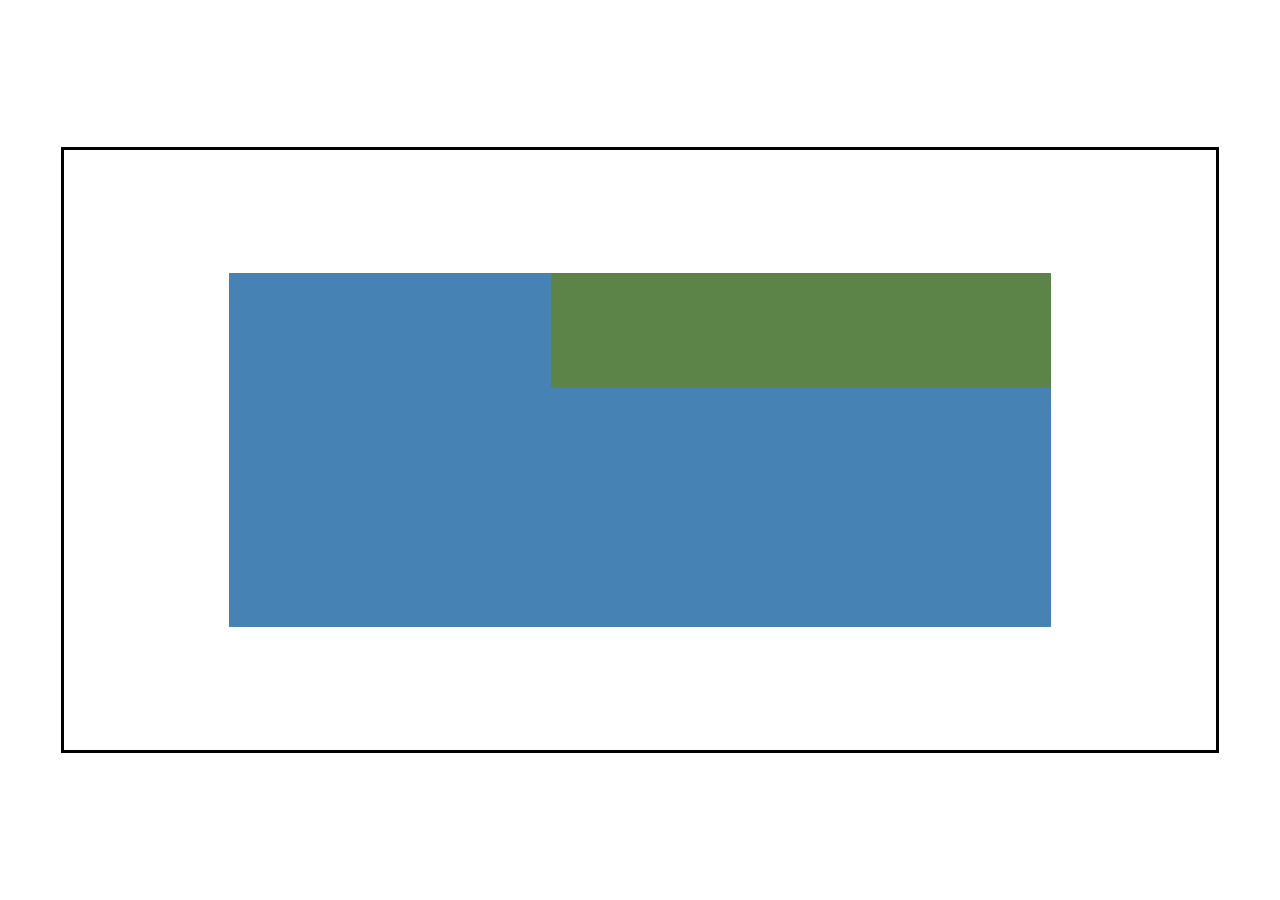
<file: index.html>
<!DOCTYPE html>
<html lang="es">
<head>
    <meta charset="UTF-8">
    <meta http-equiv="X-UA-Compatible" content="IE=edge">
    <meta name="viewport" content="width=device-width, initial-scale=1.0">
    <title>Subgrid</title>
    <link rel="stylesheet" href="estilos.css">
</head>
<body>
    
    <section class="grid">
        <div class="item item-1">
            <div class="child">
                <div class="image"></div>
            </div>
        </div>
       
    </section>

</body>
</html>
</file>
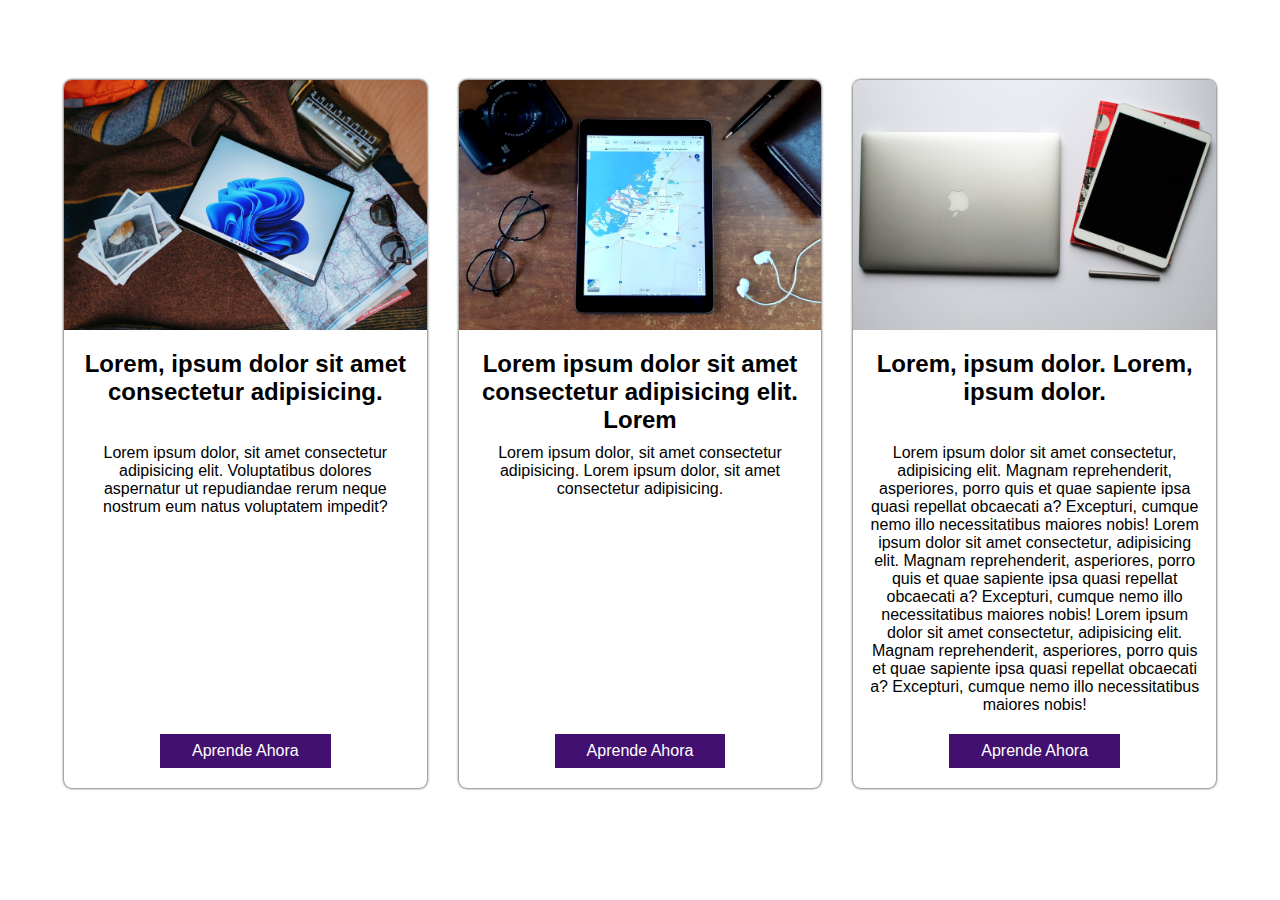
<file: cards/index.html>
<!DOCTYPE html>
<html lang="es">

<head>
    <meta charset="UTF-8">
    <meta http-equiv="X-UA-Compatible" content="IE=edge">
    <meta name="viewport" content="width=device-width, initial-scale=1.0">
    <title>Cards</title>
    <link rel="stylesheet" href="estilos.css">
</head>

<body>

    <main class="grid">

        <div class="card">
            <div class="card__img"></div>

            <h2 class="card__title">Lorem, ipsum dolor sit amet consectetur adipisicing.</h2>
            <p class="card__paragraph">Lorem ipsum dolor, sit amet consectetur adipisicing elit. Voluptatibus dolores
                aspernatur ut repudiandae rerum neque nostrum eum natus voluptatem impedit?</p>
            <a href="#" class="card__cta">Aprende Ahora</a>
        </div>
        <div class="card">
            <div class="card__img"></div>

            <h2 class="card__title">Lorem ipsum dolor sit amet consectetur adipisicing elit. Lorem</h2>
            <p class="card__paragraph">Lorem ipsum dolor, sit amet consectetur adipisicing. Lorem ipsum dolor, sit amet consectetur adipisicing.</p>
            <a href="#" class="card__cta">Aprende Ahora</a>
        </div>
        <div class="card">
            <div class="card__img"></div>


            <h2 class="card__title">Lorem, ipsum dolor. Lorem, ipsum dolor.</h2>
            <p class="card__paragraph">Lorem ipsum dolor sit amet consectetur, adipisicing elit. Magnam reprehenderit,
                asperiores, porro quis et quae sapiente ipsa quasi repellat obcaecati a? Excepturi, cumque nemo illo
                necessitatibus maiores nobis! Lorem ipsum dolor sit amet consectetur, adipisicing elit. Magnam reprehenderit,
                asperiores, porro quis et quae sapiente ipsa quasi repellat obcaecati a? Excepturi, cumque nemo illo
                necessitatibus maiores nobis! Lorem ipsum dolor sit amet consectetur, adipisicing elit. Magnam reprehenderit,
                asperiores, porro quis et quae sapiente ipsa quasi repellat obcaecati a? Excepturi, cumque nemo illo
                necessitatibus maiores nobis!</p>
            <a href="#" class="card__cta">Aprende Ahora</a>
        </div>

    </main>

</body>

</html>
</file>
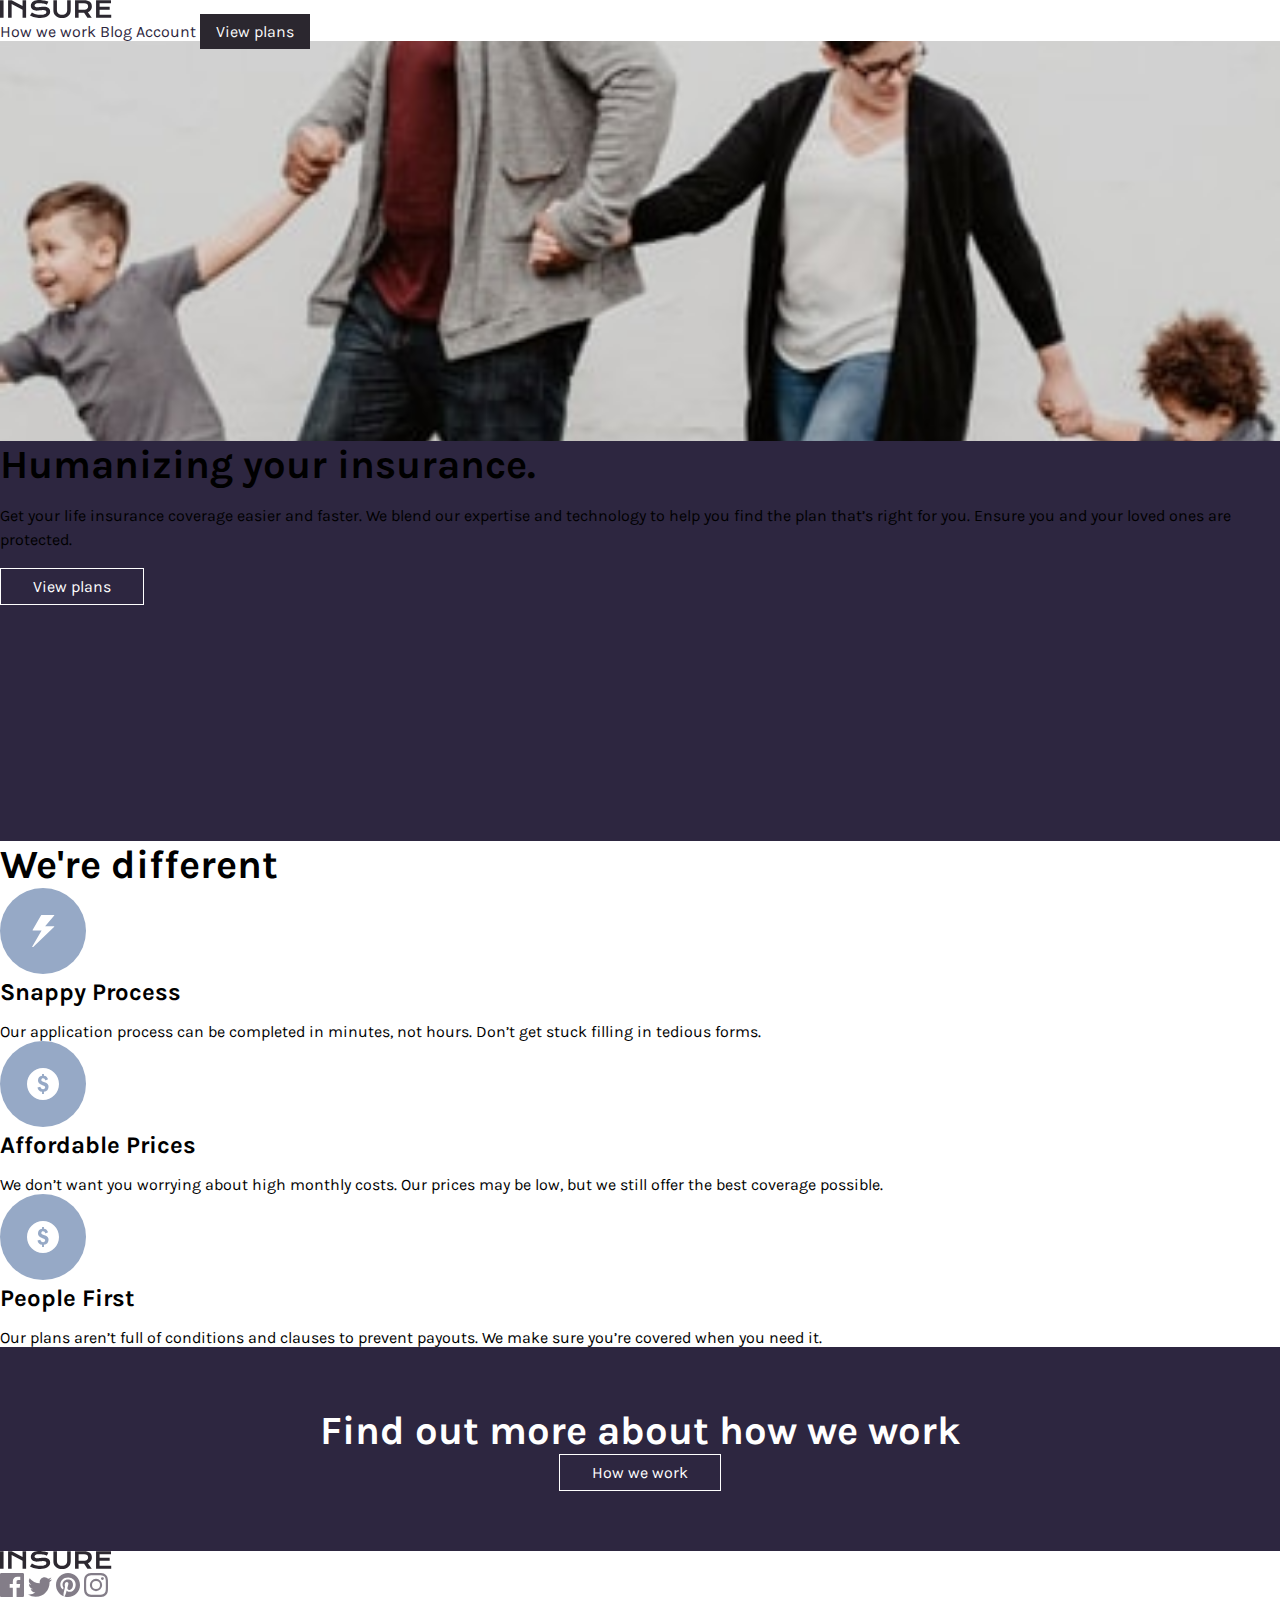
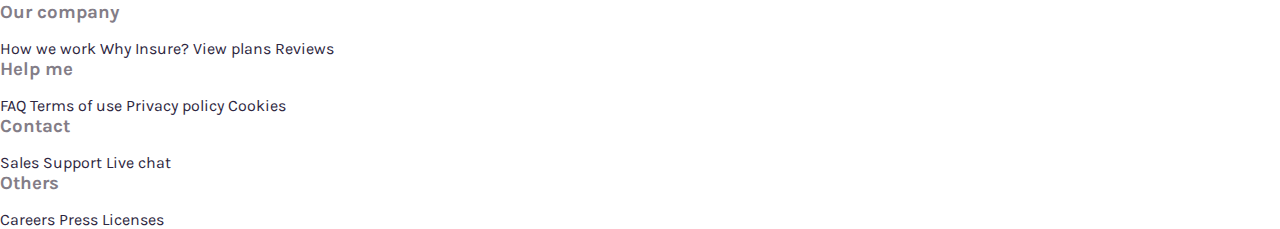
<file: insure-landing-page-master/index.html>
<!DOCTYPE html>
<html lang="en">

<head>
  <meta charset="UTF-8">
  <meta name="viewport" content="width=device-width, initial-scale=1.0">
  <link rel="icon" type="image/png" sizes="32x32" href="./images/favicon-32x32.png">
  <title>Subgrid</title>
  <link rel="stylesheet" href="css/style.css">
  <link rel="preconnect" href="https://fonts.googleapis.com">
  <link rel="preconnect" href="https://fonts.gstatic.com" crossorigin>
  <link href="https://fonts.googleapis.com/css2?family=DM+Serif+Display&family=Karla:wght@400;700&display=swap"
    rel="stylesheet">
</head>

<body>

  <div class="grid-main">
    <nav class="nav">
      <figure class="nav__logo">
        <img src="images/logo.svg" class="nav__img">
      </figure>

      <div class="nav__links">
        <a href="#" class="nav__link">How we work</a>
        <a href="#" class="nav__link">Blog</a>
        <a href="#" class="nav__link">Account</a>
        <a href="#" class="nav__link nav__link--cta">View plans</a>
      </div>

      <img src="images/icon-hamburger.svg" class="nav__hamburguer">
    </nav>

    <header class="hero">
      <div class="hero__bg"></div>

      <section class="hero__content">
        <div class="hero__texts">
          <h2 class="hero__title"> Humanizing your insurance.</h2>
          <p class="hero__paragraph">Get your life insurance coverage easier and faster. We blend our expertise
            and technology to help you find the plan that’s right for you. Ensure you
            and your loved ones are protected.</p>
          <a href="#" class="cta">View plans</a>
        </div>
      </section>
    </header>


    <main class="main">
      <section class="main__content">
        <h2 class="main__title">We're different</h2>

        <div class="main__services">
          <div class="main__service">
            <img src="images/icon-snappy-process.svg" class="main__icon">
            <h3 class="main__name">Snappy Process</h3>
            <p class="main__copy"> Our application process can be completed in minutes, not hours. Don’t get
              stuck filling in tedious forms.</p>
          </div>

          <div class="main__service">
            <img src="images/icon-affordable-prices.svg" class="main__icon">
            <h3 class="main__name">Affordable Prices</h3>
            <p class="main__copy"> We don’t want you worrying about high monthly costs. Our prices may be low,
              but we still offer the best coverage possible.</p>
          </div>

          <div class="main__service">
            <img src="images/icon-affordable-prices.svg" class="main__icon">
            <h3 class="main__name">People First</h3>
            <p class="main__copy"> Our plans aren’t full of conditions and clauses to prevent payouts. We make
              sure you’re covered when you need it.</p>
          </div>
        </div>

        <section class="find">
          <h2 class="find__title">Find out more about how we work</h2>
          <a href="#" class="cta cta--find"> How we work</a>
        </section>
      </section>
    </main>

    <footer class="footer">
      <section class="footer__container">
        <div class="footer__brand">
          <img src="images/logo.svg" class="footer__logo">

          <div class="footer__social">
            <a href="#" class="footer__socialmedia"><img src="images/icon-facebook.svg" class="footer__icon"></a>
            <a href="#" class="footer__socialmedia"><img src="images/icon-twitter.svg" class="footer__icon"></a>
            <a href="#" class="footer__socialmedia"><img src="images/icon-pinterest.svg" class="footer__icon"></a>
            <a href="#" class="footer__socialmedia"><img src="images/icon-instagram.svg" class="footer__icon"></a>
          </div>
        </div>

        <nav class="footer__nav">
          <h3 class="footer__title">Our company</h3>

          <a href="#" class="footer__link">How we work</a>
          <a href="#" class="footer__link">Why Insure?</a>
          <a href="#" class="footer__link">View plans</a>
          <a href="#" class="footer__link">Reviews</a>
        </nav>
        <nav class="footer__nav">
          <h3 class="footer__title"> Help me</h3>

          <a href="#" class="footer__link">FAQ</a>
          <a href="#" class="footer__link">Terms of use</a>
          <a href="#" class="footer__link">Privacy policy</a>
          <a href="#" class="footer__link">Cookies</a>
        </nav>
        <nav class="footer__nav">
          <h3 class="footer__title"> Contact</h3>

          <a href="#" class="footer__link">Sales</a>
          <a href="#" class="footer__link">Support</a>
          <a href="#" class="footer__link">Live chat</a>
        </nav>
        <nav class="footer__nav">
          <h3 class="footer__title">Others</h3>

          <a href="#" class="footer__link">Careers</a>
          <a href="#" class="footer__link">Press</a>
          <a href="#" class="footer__link">Licenses</a>
        </nav>
      </section>
    </footer>

  </div>
</body>

</html>
</file>
<file: estilos.css>
*{
    margin: 0;
    box-sizing: border-box;
}

body{
    display: flex;
    width: 100%;
    height: 100vh;
}

.grid{
    margin: auto;
    outline: 3px solid ;
    width: 90%;
    height: 600px;
    display: grid;
    grid-template-columns:
    [linea1] 1fr [linea2]  1fr [linea3] 1fr [linea4] 1fr [linea5] 1fr [linea6];
    grid-template-rows: repeat(5,1fr);
    /* grid-template-areas: 
    "nav nav nav nav nav"
    "extra main main articles extra1"
    "extra main main articles extra1"
    "extra aside aside articles extra1"
    "footer footer footer footer footer"; */
    gap: 1em;
}


.item-1{
    grid-column:linea2/linea5;
    grid-row: 2/5;
    background-color: steelblue;
    display: grid;

    grid-template-columns:subgrid [l1] [l2] [l3] [l4];
    grid-template-rows: subgrid;
    gap: 0;
    /* grid-template-areas: 
    "uno uno uno"
    "dos dos dos"
    "tres tres tres"; */
}

.child{
    grid-column: l3/l4;
    background-color: rgba(98, 133, 46, 0.805);
}

.image{
    width: 500px;
}
</file>
<file: cards/estilos.css>
*{
    box-sizing: border-box;
    margin: 0;
}

body{
    font-family: Arial;
}

.grid{
    max-width: 1200px;
    width: 90%;
    margin: 0 auto;
    margin-top: 80px;
    display: grid;
    column-gap: 2em;
    grid-template-columns: repeat(3,1fr);
    grid-template-rows: repeat(4, max-content);
}

.card{
    box-shadow: 0 0 3px;
    border-radius: 8px;
    overflow: hidden;
    padding-bottom: 20px;
    text-align: center;

    display: grid;
    grid-row: 1/-1;
    grid-template-rows: subgrid;
}

.card__img{
    width: 100%;
    height: 250px;
    background-image: url("./img/img1.jpg");
    background-size: cover;
    background-position: center;
}

.card:nth-of-type(2) .card__img{
    background-image: url("./img/img2.jpg");
}

.card:nth-of-type(3) .card__img{
    background-image: url("./img/img3.jpg");
}

.card__title{
    padding: 20px 15px 10px;
    align-self: start;
}

.card__paragraph{
    padding: 0 15px 20px;
}

.card__cta{
    display: inline-block;
    text-decoration: none;
    color: #fff;
    padding: .5em 2em;
    background-color: #421070;
    justify-self: center;
}
</file>
<file: insure-landing-page-master/css/style.css>
:root {
    --dark-violet: hsl(256, 26%, 20%);
    --grayish-blue: hsl(216, 30%, 68%);
    --very-dark-violet: hsl(270, 9%, 17%);
    --dark-grayish-violet: hsl(273, 4%, 51%);
    --very-light-gray: hsl(0, 0%, 98%);

    --font-heading: 'DM Serif Display', serif;
}

* {
    margin: 0;
    box-sizing: border-box;
}

body {
    font-family: 'Karla', sans-serif;
}

.hero__bg {
    width: 100%;
    height: 400px;
    background-image: url("../images/image-intro-mobile.jpg");
    background-size: cover;
    background-repeat: no-repeat;
    background-position: center;
}

.hero__content {
    height: 400px;
    background-color: var(--dark-violet);
    width: 100%;
}

.hero__title {
    font-size: 2.5rem;
    margin-bottom: 1rem;
}

.hero__paragraph {
    line-height: 1.5;
}

.cta {
    margin-top: 1em;
    display: inline-block;
    padding: .5em 2em;
    color: #fff;
    text-decoration: none;
    border: 1px solid;
}

.main__title {
    font-size: 2.5rem;
}

.main__name {
    font-size: 1.5rem;
    margin-bottom: 1rem;
}

.find {
    background-color: var(--dark-violet);
    color: #fff;
    padding: 60px 20px;
    text-align: center;
}

.find__title {
    font-size: 2.5rem;
}

.cta--find {
    margin-top: 0;
}


.footer__title {
    margin-bottom: 1rem;
    color: var(--dark-grayish-violet);
}

.footer__link {
    text-decoration: none;
    color: var(--dark-violet);
}

@media (min-width:768px) {
    
    .nav__link {
        color: var(--dark-violet);
        text-decoration: none;
    }

    .nav__link--cta {
        background-color: var(--very-dark-violet);
        padding: .5em 1em;
        color: var(--very-light-gray);
    }

    .nav__hamburguer {
        display: none;
    }

    
}
</file>
